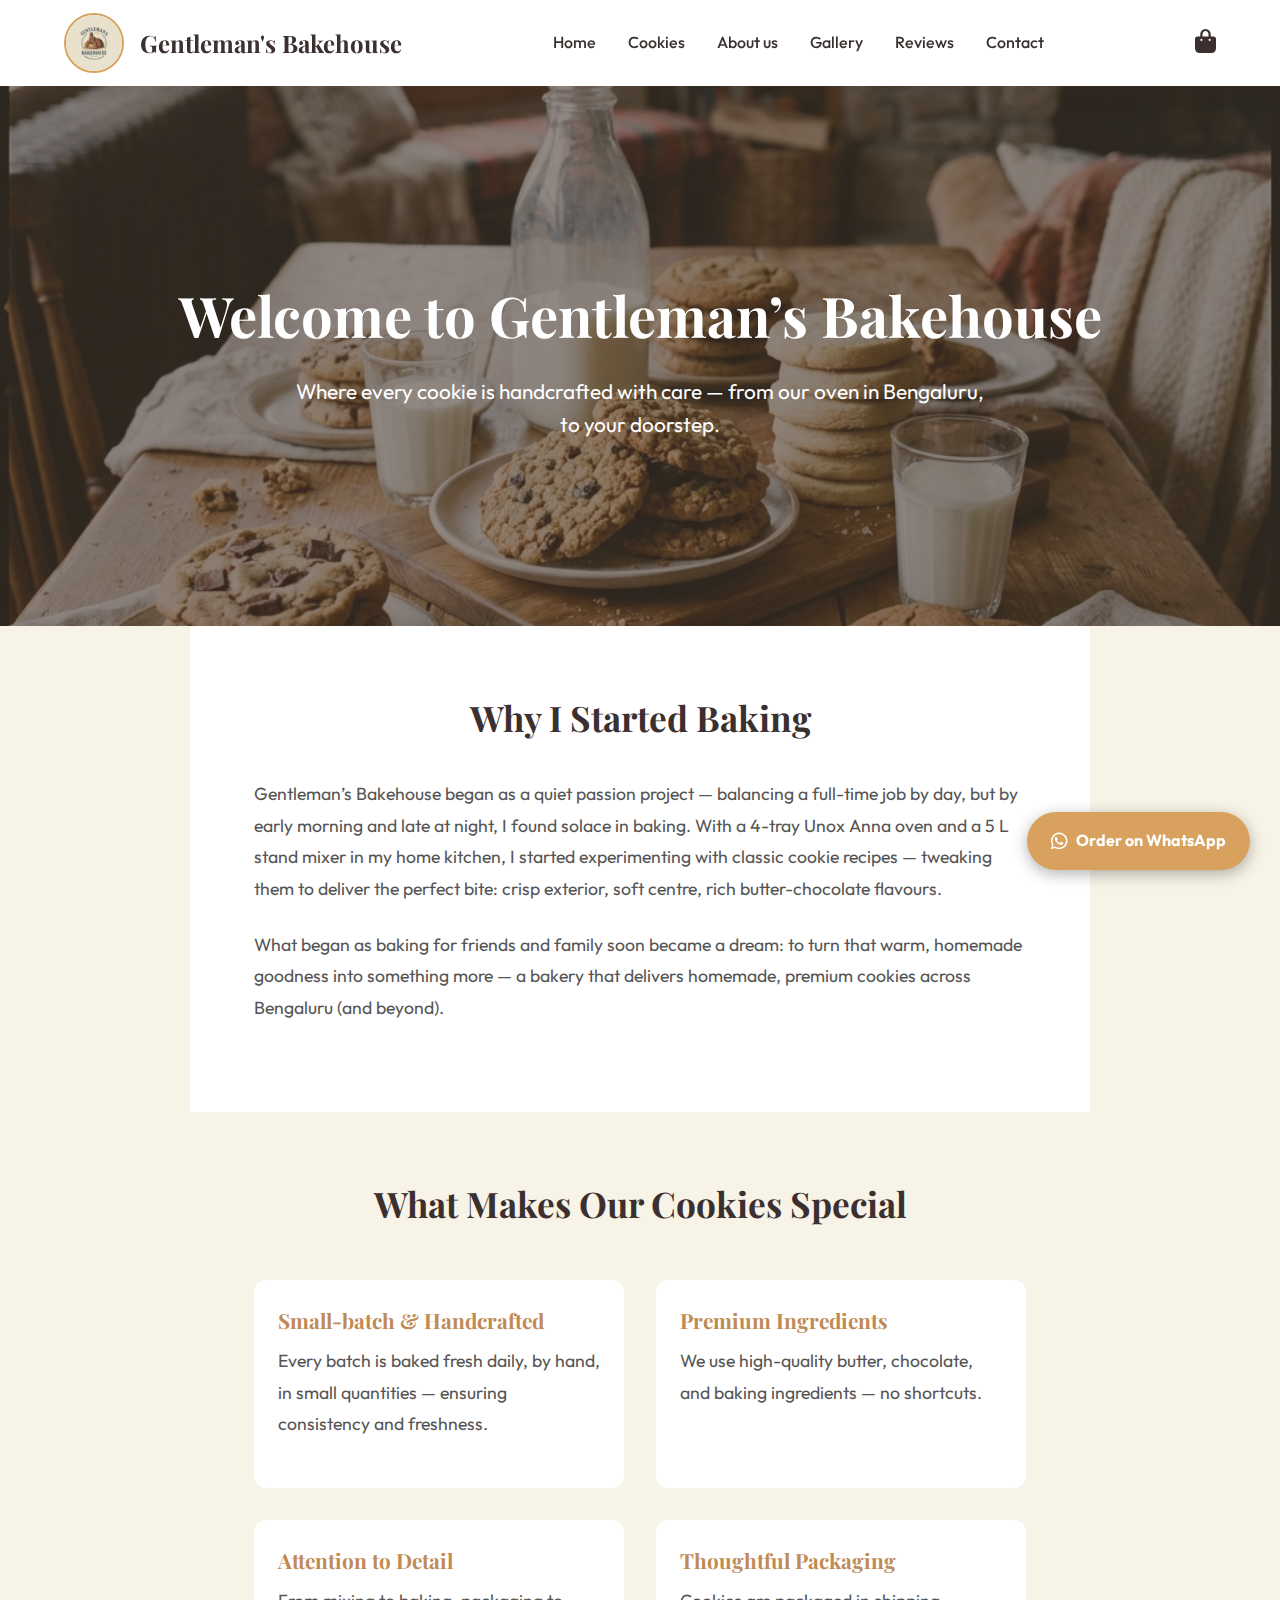
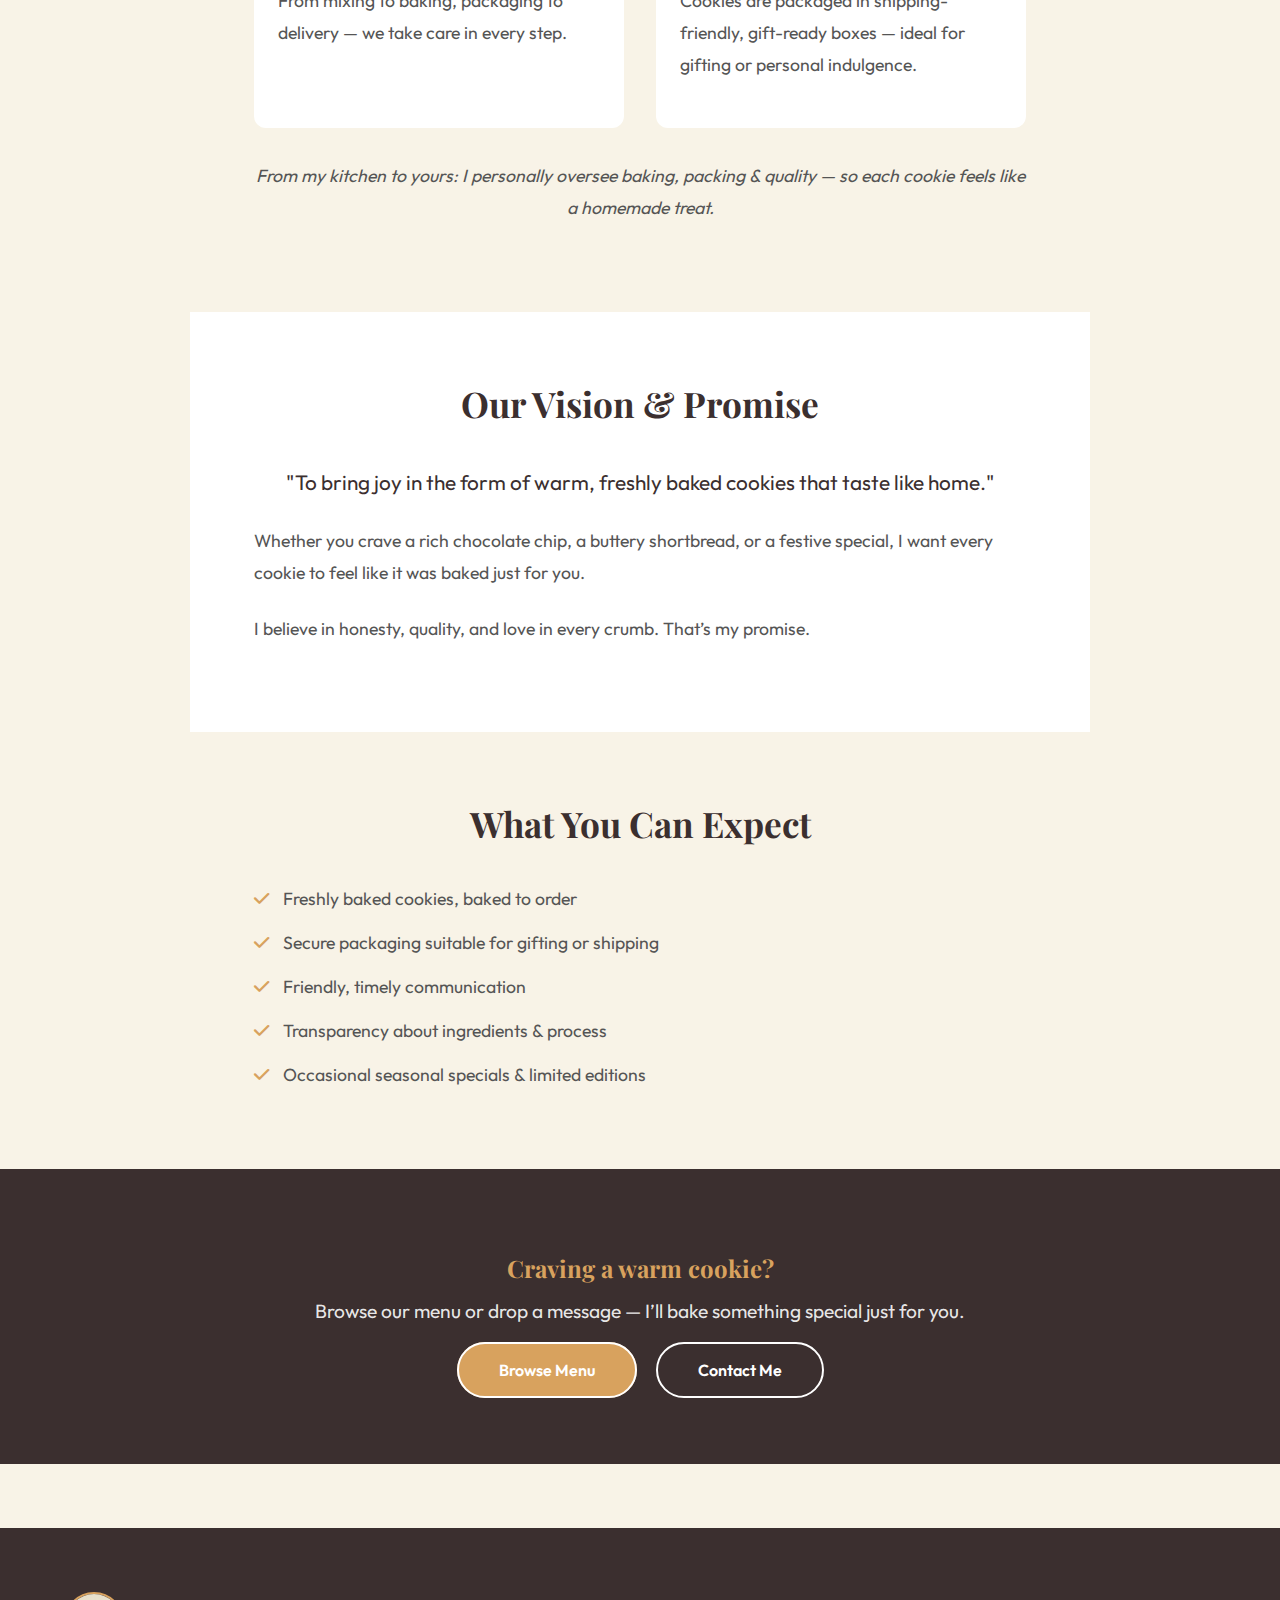
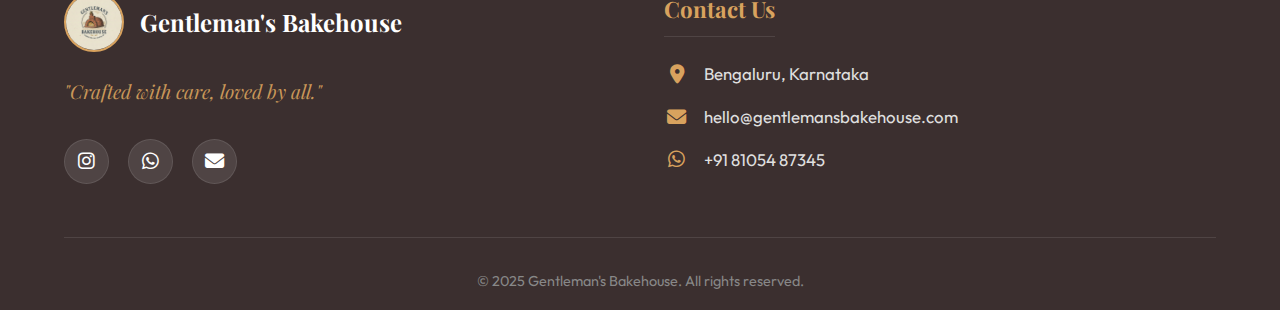
<file: about.html>
<!DOCTYPE html>
<html lang="en">

<head>
    <meta charset="UTF-8">
    <meta name="viewport" content="width=device-width, initial-scale=1.0">
    <title>About Us | Handmade Fresh Cookies in Bengaluru | Gentleman’s Bakehouse</title>
    <meta name="description"
        content="Premium homemade cookies delivered in Bengaluru. Handcrafted in small batches. Real butter and premium chocolate.">
    <!-- Fonts -->
    <link rel="preconnect" href="https://fonts.googleapis.com">
    <link rel="preconnect" href="https://fonts.gstatic.com" crossorigin>
    <link
        href="https://fonts.googleapis.com/css2?family=Outfit:wght@400;500;600;700&family=Playfair+Display:wght@400;700&display=swap"
        rel="stylesheet">
    <!-- Font Awesome -->
    <link rel="stylesheet" href="https://cdnjs.cloudflare.com/ajax/libs/font-awesome/6.4.0/css/all.min.css">
    <!-- Styles -->
    <link rel="stylesheet" href="css/style.css">
    <style>
        /* Page Specific Styles */
        .page-hero {
            height: 60vh;
            background: linear-gradient(rgba(74, 59, 50, 0.6), rgba(74, 59, 50, 0.6)), url('./assets/cookie_hero.png');
            /* Reusing existing asset */
            background-size: cover;
            background-position: center;
            display: flex;
            flex-direction: column;
            justify-content: center;
            align-items: center;
            text-align: center;
            color: #fff;
            padding: 0 1rem;
        }

        .page-hero h1 {
            font-size: 3.5rem;
            color: #fff;
            margin-bottom: 1rem;
        }

        .page-hero p {
            font-size: 1.3rem;
            max-width: 700px;
        }

        .text-section {
            padding: 4rem 5%;
            max-width: 900px;
            margin: 0 auto;
            text-align: center;
        }

        .text-section p {
            font-size: 1.1rem;
            margin-bottom: 1.5rem;
            color: #555;
            line-height: 1.8;
            text-align: left;
        }

        .text-section h2 {
            font-size: 2.2rem;
            margin-bottom: 2rem;
            text-align: center;
        }

        .bg-cream {
            background-color: var(--bg-color);
        }

        .bg-white {
            background-color: #fff;
        }

        .values-grid {
            display: grid;
            grid-template-columns: repeat(auto-fit, minmax(250px, 1fr));
            gap: 2rem;
            margin-top: 3rem;
        }

        .value-card {
            text-align: left;
            padding: 1.5rem;
            background: var(--bg-color);
            border-radius: var(--radius);
        }

        .value-card h3 {
            font-size: 1.3rem;
            margin-bottom: 0.5rem;
            color: var(--accent-hover);
        }

        .cta-section {
            background-color: var(--primary-color);
            color: #fff;
            text-align: center;
            padding: 5rem 5%;
        }

        .cta-section h2 {
            color: var(--accent-color);
        }

        .cta-section p {
            color: rgba(255, 255, 255, 0.9);
            font-size: 1.2rem;
            margin-bottom: 2rem;
        }
    </style>
</head>

<body>

    <div class="overlay" id="overlay"></div>

    <!-- Header -->
    <header>
        <div class="logo">
            <a href="index.html" style="display: flex; align-items: center; gap: 1rem;">
                <img src="./assets/logo.jpg" alt="Gentleman's Bakehouse Logo Bengaluru">
                <span>Gentleman's Bakehouse</span>
            </a>
        </div>

        <nav>
            <ul>
                <li><a href="index.html#home">Home</a></li>
                <li><a href="index.html#cookies">Cookies</a></li>
                <li><a href="about.html" class="active">About us</a></li>
                <li><a href="index.html#gallery">Gallery</a></li>
                <li><a href="index.html#reviews">Reviews</a></li>
                <li><a href="index.html#contact">Contact</a></li>
            </ul>
        </nav>

        <div style="display: flex; align-items: center; gap: 1rem;">
            <a href="index.html#cookies" class="cart-btn-wrapper" style="text-decoration: none; color: inherit;">
                <i class="fas fa-shopping-bag" style="font-size: 1.5rem;"></i>
            </a>
            <button class="mobile-menu-btn"><i class="fas fa-bars"></i></button>
        </div>
    </header>

    <!-- Floating Button -->
    <a href="index.html#cookies" class="floating-btn">
        <i class="fab fa-whatsapp" style="font-size: 1.2rem;"></i> Order on WhatsApp
    </a>

    <!-- Hero -->
    <div class="page-hero">
        <h1>Welcome to Gentleman’s Bakehouse</h1>
        <p>Where every cookie is handcrafted with care — from our oven in Bengaluru, to your doorstep.</p>
    </div>
    <!-- Section 1: Our Story -->
    <section class="text-section bg-white">
        <h2>Why I Started Baking</h2>
        <p>Gentleman’s Bakehouse began as a quiet passion project — balancing a full-time job by day, but by
            early
            morning and late at night, I found solace in baking. With a 4-tray Unox Anna oven and a 5 L
            stand mixer in
            my home kitchen, I started experimenting with classic cookie recipes — tweaking them to deliver
            the perfect
            bite: crisp exterior, soft centre, rich butter-chocolate flavours.</p>
        <p>What began as baking for friends and family soon became a dream: to turn that warm, homemade
            goodness into
            something more — a bakery that delivers homemade, premium cookies across Bengaluru (and beyond).
        </p>
    </section>

    <!-- Section 2: What Makes Us Special -->
    <section class="text-section bg-cream">
        <h2>What Makes Our Cookies Special</h2>
        <div class="values-grid">
            <div class="value-card" style="background: #fff;">
                <h3>Small-batch & Handcrafted</h3>
                <p>Every batch is baked fresh daily, by hand, in small quantities — ensuring consistency and
                    freshness.
                </p>
            </div>
            <div class="value-card" style="background: #fff;">
                <h3>Premium Ingredients</h3>
                <p>We use high-quality butter, chocolate, and baking ingredients — no shortcuts.</p>
            </div>
            <div class="value-card" style="background: #fff;">
                <h3>Attention to Detail</h3>
                <p>From mixing to baking, packaging to delivery — we take care in every step.</p>
            </div>
            <div class="value-card" style="background: #fff;">
                <h3>Thoughtful Packaging</h3>
                <p>Cookies are packaged in shipping-friendly, gift-ready boxes — ideal for gifting or
                    personal
                    indulgence.</p>
            </div>
        </div>
        <p style="margin-top: 2rem; font-style: italic; text-align: center;">From my kitchen to yours: I
            personally
            oversee baking, packing & quality — so each cookie feels like a homemade treat.</p>
    </section>

    <!-- Section 3: Vision -->
    <section class="text-section bg-white">
        <h2>Our Vision & Promise</h2>
        <p style="text-align: center; font-size: 1.3rem; color: var(--primary-color);">"To bring joy in the
            form of
            warm, freshly baked cookies that taste like home."</p>
        <p>Whether you crave a rich chocolate chip, a buttery shortbread, or a festive special, I want every
            cookie to
            feel like it was baked just for you.</p>
        <p>I believe in honesty, quality, and love in every crumb. That’s my promise.</p>
    </section>

    <!-- Section 4: What to Expect -->
    <section class="text-section bg-cream">
        <h2>What You Can Expect</h2>
        <ul style="list-style: none; text-align: left; padding: 0; font-size: 1.1rem; color: #555;">
            <li style="margin-bottom: 1rem;"><i class="fas fa-check"
                    style="color: var(--accent-color); margin-right: 10px;"></i> Freshly baked cookies,
                baked to order
            </li>
            <li style="margin-bottom: 1rem;"><i class="fas fa-check"
                    style="color: var(--accent-color); margin-right: 10px;"></i> Secure packaging suitable
                for gifting
                or shipping</li>
            <li style="margin-bottom: 1rem;"><i class="fas fa-check"
                    style="color: var(--accent-color); margin-right: 10px;"></i> Friendly, timely
                communication</li>
            <li style="margin-bottom: 1rem;"><i class="fas fa-check"
                    style="color: var(--accent-color); margin-right: 10px;"></i> Transparency about
                ingredients &
                process</li>
            <li style="margin-bottom: 1rem;"><i class="fas fa-check"
                    style="color: var(--accent-color); margin-right: 10px;"></i> Occasional seasonal
                specials & limited
                editions</li>
        </ul>
    </section>

    <!-- CTA -->
    <section class="cta-section">
        <h2>Craving a warm cookie?</h2>
        <p>Browse our menu or drop a message — I’ll bake something special just for you.</p>
        <a href="index.html#cookies" class="btn btn-primary"
            style="background-color: var(--accent-color); border: 2px solid white;">Browse Menu</a>
        <a href="index.html#contact" class="btn btn-primary"
            style="background: transparent; border: 2px solid white; margin-left: 1rem;">Contact Me</a>
    </section>
    <!-- Footer -->
    <footer id="contact">
        <div class="footer-content">
            <div class="footer-brand">
                <div class="logo">
                    <img src="./assets/logo.jpg" alt="Gentleman's Bakehouse Logo Bengaluru">
                    <span>Gentleman's Bakehouse</span>
                </div>
                <p class="footer-tagline">"Crafted with care, loved by all."</p>
                <div class="social-links">
                    <a href="https://instagram.com" target="_blank" aria-label="Instagram"><i
                            class="fab fa-instagram"></i></a>
                    <a href="https://wa.me/918105487345" target="_blank" aria-label="WhatsApp"><i
                            class="fab fa-whatsapp"></i></a>
                    <a href="mailto:hello@gentlemansbakehouse.com" aria-label="Email"><i
                            class="fas fa-envelope"></i></a>
                </div>
            </div>

            <div class="footer-contact">
                <h3>Contact Us</h3>
                <div class="contact-info">
                    <p><i class="fas fa-map-marker-alt"></i> Bengaluru, Karnataka</p>
                    <p><i class="fas fa-envelope"></i> hello@gentlemansbakehouse.com</p>
                    <p><i class="fab fa-whatsapp"></i> +91 81054 87345</p>
                </div>
            </div>
        </div>
        <p class="copyright">&copy; 2025 Gentleman's Bakehouse. All rights reserved.</p>
    </footer>

    <script>
        // Minimal Mobile Menu Logic for About Page
        document.addEventListener('DOMContentLoaded', () => {
            const menuBtn = document.querySelector('.mobile-menu-btn');
            const nav = document.querySelector('nav');

            if (menuBtn) {
                menuBtn.addEventListener('click', () => {
                    nav.classList.toggle('active');
                });
            }
        });
    </script>
</body>

</html>
</file>
<file: css/style.css>
:root {
    --bg-color: #F8F3E7;
    /* Warm Cream Background */
    --text-color: #3B2F2F;
    /* Dark Brown Text */
    --primary-color: #3B2F2F;
    /* Matching Text/Headings */
    --accent-color: #D8A25E;
    /* Primary Accent (Caramel) */
    --accent-hover: #C08A54;
    /* Highlight Accent */
    --card-bg: #ffffff;

    --font-heading: 'Playfair Display', serif;
    --font-body: 'Outfit', sans-serif;
    --transition: all 0.3s ease;
    --radius: 12px;
}

* {
    margin: 0;
    padding: 0;
    box-sizing: border-box;
}

html {
    scroll-behavior: smooth;
    font-size: 16px;
}

body {
    font-family: var(--font-body);
    background-color: var(--bg-color);
    color: var(--text-color);
    line-height: 1.6;
}

h1,
h2,
h3,
h4 {
    font-family: var(--font-heading);
    color: var(--primary-color);
    margin-bottom: 0.5rem;
}

button {
    font-family: var(--font-body);
}

a {
    text-decoration: none;
    color: inherit;
    transition: var(--transition);
}

/* Header */
header {
    background-color: var(--card-bg);
    color: var(--primary-color);
    padding: 0.8rem 5%;
    position: sticky;
    top: 0;
    z-index: 1000;
    display: flex;
    justify-content: space-between;
    align-items: center;
    box-shadow: 0 4px 20px rgba(74, 59, 50, 0.1);
}

.logo {
    display: flex;
    align-items: center;
    gap: 1rem;
    font-family: var(--font-heading);
    font-weight: 700;
    font-size: 1.5rem;
    color: var(--primary-color);
}

.logo img {
    height: 60px;
    border-radius: 50%;
    border: 2px solid var(--accent-color);
}

nav ul {
    display: flex;
    list-style: none;
    gap: 2rem;
    font-weight: 500;
}

nav a:hover {
    color: var(--accent-color);
}

.cart-btn-wrapper {
    position: relative;
    cursor: pointer;
}

.cart-count {
    position: absolute;
    top: -8px;
    right: -10px;
    background-color: var(--accent-color);
    color: white;
    font-size: 0.8rem;
    width: 20px;
    height: 20px;
    border-radius: 50%;
    display: flex;
    align-items: center;
    justify-content: center;
    font-weight: bold;
}

/* Mobile Menu */
.mobile-menu-btn {
    display: none;
    background: none;
    border: none;
    font-size: 1.5rem;
    color: var(--primary-color);
}

/* Hero Section */
.hero {
    height: 80vh;
    background: linear-gradient(rgba(74, 59, 50, 0.4), rgba(74, 59, 50, 0.4)), url('../assets/cookie_hero.png');
    background-size: cover;
    background-position: center;
    display: flex;
    flex-direction: column;
    justify-content: center;
    align-items: center;
    text-align: center;
    color: #fff;
    padding: 0 1rem;
}

.hero h1 {
    font-size: 4rem;
    color: #fff;
    text-shadow: 0 2px 10px rgba(0, 0, 0, 0.3);
}

.hero p {
    font-size: 1.4rem;
    margin-bottom: 2rem;
    max-width: 600px;
    text-shadow: 0 1px 5px rgba(0, 0, 0, 0.3);
}

.btn-primary {
    background-color: var(--accent-color);
    color: #fff;
    padding: 1rem 2.5rem;
    font-weight: 600;
    border-radius: 50px;
    border: none;
    cursor: pointer;
    font-size: 1rem;
}

.btn-primary:hover {
    background-color: var(--accent-hover);
    transform: translateY(-2px);
}

/* Sections */
section {
    padding: 5rem 5%;
}

.section-title {
    text-align: center;
    font-size: 2.5rem;
    margin-bottom: 3rem;
    position: relative;
}

/* Menu Grid */
.menu-grid {
    display: grid;
    grid-template-columns: repeat(auto-fit, minmax(280px, 1fr));
    gap: 2rem;
}

.menu-item {
    background: var(--card-bg);
    border-radius: var(--radius);
    overflow: hidden;
    box-shadow: 0 5px 15px rgba(0, 0, 0, 0.05);
    transition: var(--transition);
    display: flex;
    flex-direction: column;
}

.menu-item:hover {
    transform: translateY(-5px);
    box-shadow: 0 10px 25px rgba(0, 0, 0, 0.1);
}

.menu-img {
    height: 220px;
    width: 100%;
    object-fit: cover;
}

.menu-details {
    padding: 1.5rem;
    flex-grow: 1;
    display: flex;
    flex-direction: column;
}

.menu-header {
    display: flex;
    justify-content: space-between;
    align-items: start;
    margin-bottom: 0.5rem;
}

.price {
    color: var(--accent-color);
    font-weight: 700;
    font-size: 1.2rem;
}

.description {
    color: #666;
    font-size: 0.95rem;
    margin-bottom: 1.5rem;
    flex-grow: 1;
}

.action-area {
    margin-top: auto;
}

.btn-add {
    width: 100%;
    padding: 0.8rem;
    background-color: var(--primary-color);
    color: white;
    border: none;
    border-radius: 8px;
    font-weight: 600;
    cursor: pointer;
    transition: var(--transition);
    display: flex;
    justify-content: center;
    align-items: center;
    gap: 0.5rem;
}

.btn-add:hover {
    background-color: #2c221c;
}

/* Quantity Controls */
.qty-control-catalog,
.qty-control-cart {
    display: flex;
    align-items: center;
    background-color: #f0f0f0;
    border-radius: 8px;
    overflow: hidden;
}

.qty-control-catalog {
    width: 100%;
    justify-content: space-between;
    height: 44px;
}

.qty-control-catalog button,
.qty-control-cart button {
    background: var(--accent-color);
    border: none;
    color: white;
    width: 40px;
    height: 100%;
    cursor: pointer;
    font-size: 1.2rem;
    display: flex;
    align-items: center;
    justify-content: center;
}

.qty-control-catalog button:hover,
.qty-control-cart button:hover {
    background: var(--accent-hover);
}

.qty-control-catalog span,
.qty-control-cart span {
    font-weight: bold;
    padding: 0 0.5rem;
}

.qty-control-cart {
    height: 30px;
}

.qty-control-cart button {
    width: 25px;
    font-size: 1rem;
}

/* Cart Sidebar */
.cart-sidebar {
    position: fixed;
    top: 0;
    right: -100%;
    width: 350px;
    height: 100vh;
    background: var(--card-bg);
    box-shadow: -5px 0 20px rgba(0, 0, 0, 0.1);
    z-index: 2000;
    transition: 0.4s ease;
    padding: 1.5rem;
    display: flex;
    flex-direction: column;
}

.cart-sidebar.active {
    right: 0;
}

.cart-header {
    display: flex;
    justify-content: space-between;
    align-items: center;
    margin-bottom: 2rem;
    border-bottom: 1px solid #eee;
    padding-bottom: 1rem;
}

.close-cart {
    background: none;
    border: none;
    font-size: 1.5rem;
    cursor: pointer;
}

.cart-items {
    flex-grow: 1;
    overflow-y: auto;
}

.cart-item {
    display: flex;
    justify-content: space-between;
    align-items: center;
    margin-bottom: 1rem;
    border-bottom: 1px solid #f0f0f0;
    padding-bottom: 0.5rem;
}

.item-info h4 {
    font-size: 1rem;
    margin: 0;
}

.item-info .item-price {
    font-size: 0.9rem;
    color: #777;
}

.cart-footer {
    margin-top: auto;
    border-top: 1px solid #eee;
    padding-top: 1rem;
}

.total {
    display: flex;
    justify-content: space-between;
    font-weight: 700;
    font-size: 1.2rem;
    margin-bottom: 1rem;
}

.btn-checkout {
    width: 100%;
    padding: 1rem;
    background-color: #25D366;
    /* WhatsApp Green */
    color: white;
    border: none;
    border-radius: 8px;
    font-weight: 700;
    cursor: pointer;
    display: flex;
    justify-content: center;
    align-items: center;
    gap: 0.5rem;
}

.btn-checkout:hover {
    background-color: #1ebc57;
}

.overlay {
    position: fixed;
    top: 0;
    left: 0;
    width: 100%;
    height: 100%;
    background: rgba(0, 0, 0, 0.5);
    z-index: 1500;
    display: none;
}

.overlay.active {
    display: block;
    display: flex;
    flex-wrap: wrap;
    justify-content: center;
    gap: 2.5rem;
    max-width: 1200px;
    margin: 0 auto;
}

.feature-item {
    display: flex;
    flex-direction: column;
    align-items: center;
    text-align: center;
    width: 180px;
}

.feature-icon {
    font-size: 2rem;
    color: var(--accent-color);
    background: #fff;
    width: 70px;
    height: 70px;
    display: flex;
    align-items: center;
    justify-content: center;
    border-radius: 50%;
    margin-bottom: 1rem;
    box-shadow: 0 4px 10px rgba(0, 0, 0, 0.05);
    border: 1px solid rgba(216, 162, 94, 0.2);
}

.feature-item p {
    font-weight: 600;
    line-height: 1.3;
    color: var(--primary-color);
}

/* Delivery Section */
.delivery-section {
    background-color: var(--card-bg);
    text-align: center;
}

.delivery-list {
    list-style: none;
    padding: 0;
    margin: 2rem 0;
    display: flex;
    flex-direction: column;
    align-items: center;
    gap: 1rem;
}

.delivery-list li {
    font-size: 1.2rem;
    color: #555;
    display: flex;
    align-items: center;
    gap: 10px;
}

.delivery-list li i {
    color: var(--accent-color);
}

/* Packaging Section */
.packaging-section {
    background-color: var(--bg-color);
    /* Cream background */
    text-align: center;
}

.packaging-grid {
    display: grid;
    grid-template-columns: repeat(auto-fit, minmax(280px, 1fr));
    gap: 2rem;
    max-width: 1200px;
    margin: 0 auto;
}

.pack-card {
    background: #fff;
    border-radius: var(--radius);
    overflow: hidden;
    box-shadow: 0 4px 15px rgba(0, 0, 0, 0.05);
    transition: transform 0.3s ease;
    padding-bottom: 1.5rem;
}

.pack-card:hover {
    transform: translateY(-5px);
}

.pack-img {
    width: 100%;
    height: 250px;
    object-fit: cover;
    border-bottom: 3px solid var(--accent-color);
}

.pack-label {
    display: inline-block;
    background-color: var(--accent-color);
    color: white;
    padding: 0.5rem 1.2rem;
    border-radius: 50px;
    font-size: 0.9rem;
    font-weight: 600;
    margin-top: -1.2rem;
    /* Overlap effect */
    position: relative;
    box-shadow: 0 2px 5px rgba(0, 0, 0, 0.1);
}

.pack-text {
    margin-top: 1rem;
    font-size: 1.1rem;
    font-weight: 500;
    color: var(--primary-color);
}

@media (max-width: 768px) {
    .cart-sidebar {
        width: 85%;
    }

    nav ul {
        display: none;
        position: absolute;
        top: 100%;
        left: 0;
        width: 100%;
        background-color: var(--card-bg);
        flex-direction: column;
        padding: 1rem;
        gap: 1rem;
        text-align: center;
        box-shadow: 0 5px 10px rgba(0, 0, 0, 0.1);
    }

    nav.active ul {
        display: flex;
    }

    .mobile-menu-btn {
        display: block;
    }

    .logo {
        font-size: 1rem;
    }

    .logo img {
        height: 50px;
    }
}

/* Floating WhatsApp Button */
.floating-btn {
    position: fixed;
    bottom: 30px;
    right: 30px;
    background-color: var(--accent-color);
    color: white;
    padding: 1rem 1.5rem;
    border-radius: 50px;
    font-weight: 700;
    box-shadow: 0 4px 15px rgba(0, 0, 0, 0.3);
    z-index: 2000;
    transition: var(--transition);
    display: flex;
    align-items: center;
    gap: 0.5rem;
}

.floating-btn:hover {
    background-color: var(--accent-hover);
    transform: translateY(-3px);
    box-shadow: 0 6px 20px rgba(0, 0, 0, 0.4);
}

/* Restored Feature Grid */
.feature-grid {
    display: flex;
    flex-wrap: wrap;
    justify-content: center;
    gap: 2.5rem;
    max-width: 1200px;
    margin: 0 auto;
}

/* Footer Styles */
footer {
    background-color: var(--primary-color);
    color: #fff;
    padding: 4rem 5% 1rem;
    margin-top: 4rem;
}

.footer-content {
    display: flex;
    flex-wrap: wrap;
    justify-content: space-between;
    gap: 3rem;
    max-width: 1200px;
    margin: 0 auto 3rem;
}

.footer-brand,
.footer-contact {
    flex: 1;
    min-width: 300px;
}

.footer-brand .logo {
    justify-content: flex-start;
    margin-bottom: 1.5rem;
}

.footer-brand .logo img {
    border: 2px solid var(--accent-color);
}

.footer-brand .logo span {
    color: #fff;
    font-size: 1.5rem;
}

.footer-tagline {
    font-family: var(--font-heading);
    font-size: 1.2rem;
    font-style: italic;
    color: var(--accent-color);
    margin-bottom: 2rem;
    opacity: 0.9;
}

.footer-contact h3 {
    color: var(--accent-color);
    margin-bottom: 1.5rem;
    font-size: 1.4rem;
    border-bottom: 1px solid rgba(255, 255, 255, 0.1);
    padding-bottom: 0.5rem;
    display: inline-block;
}

.contact-info p {
    margin-bottom: 1rem;
    color: #e0e0e0;
    display: flex;
    align-items: center;
    gap: 15px;
    font-size: 1.05rem;
}

.contact-info i {
    color: var(--accent-color);
    width: 25px;
    text-align: center;
    font-size: 1.2rem;
}

.social-links {
    display: flex;
    gap: 1.2rem;
}

.social-links a {
    background: rgba(255, 255, 255, 0.1);
    width: 45px;
    height: 45px;
    border-radius: 50%;
    display: flex;
    align-items: center;
    justify-content: center;
    color: #fff;
    font-size: 1.2rem;
    transition: var(--transition);
    border: 1px solid rgba(255, 255, 255, 0.1);
}

.social-links a:hover {
    background: var(--accent-color);
    color: var(--primary-color);
    transform: translateY(-5px);
    box-shadow: 0 5px 15px rgba(216, 162, 94, 0.3);
}

.copyright {
    text-align: center;
    border-top: 1px solid rgba(255, 255, 255, 0.1);
    padding-top: 2rem;
    color: #888;
    font-size: 0.9rem;
}

@media (max-width: 768px) {
    .footer-content {
        flex-direction: column;
        text-align: center;
    }

    .footer-brand .logo {
        justify-content: center;
    }

    .contact-info p {
        justify-content: center;
    }

    .social-links {
        justify-content: center;
    }
}
</file>
